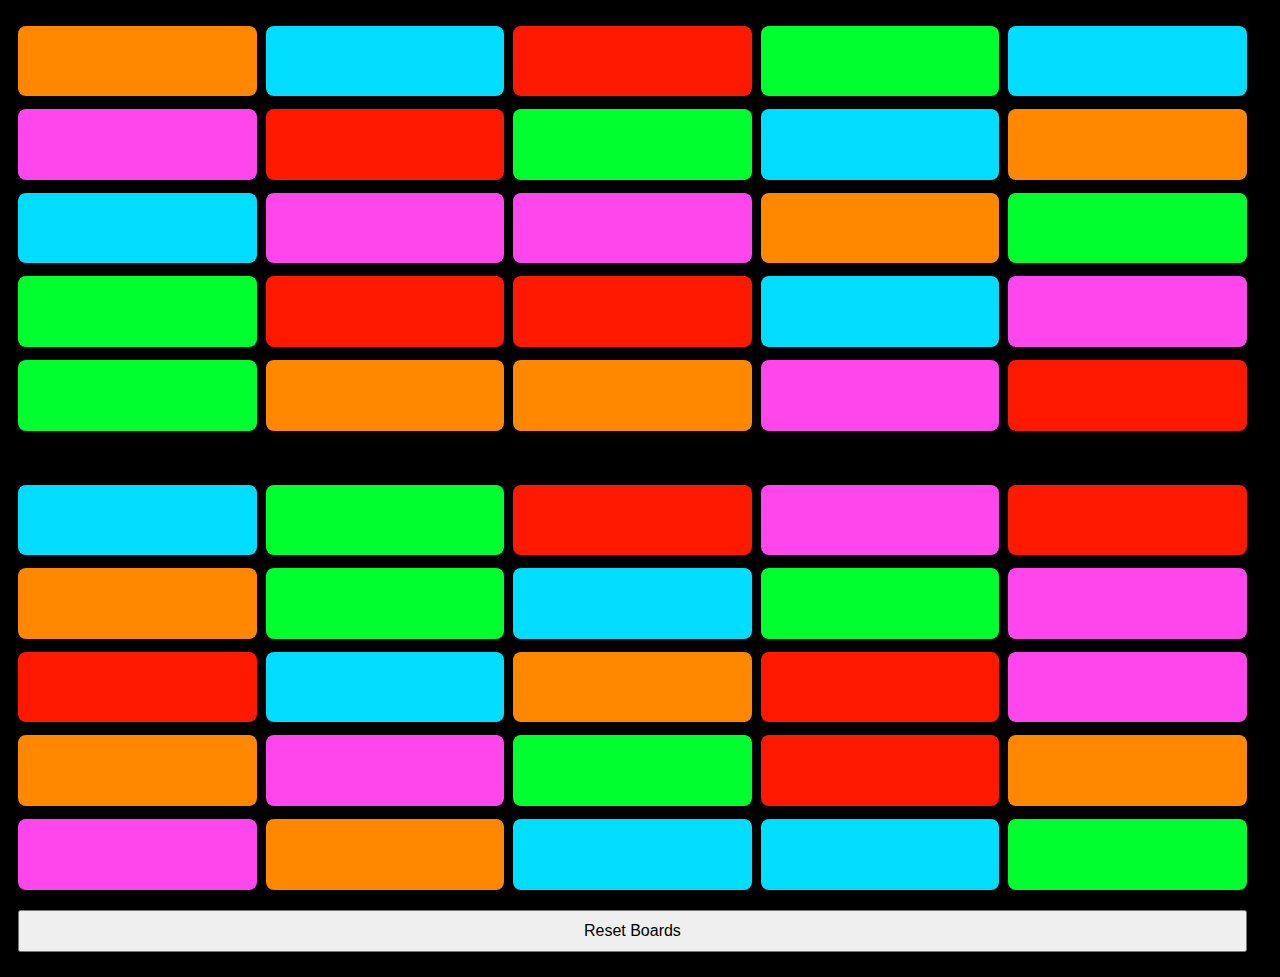
<file: index.html>
<!DOCTYPE html>
<html lang="en">
<head>
    <meta charset="UTF-8" name="viewport" content="width=device-width, initial-scale=1, maximum-scale=1, user-scalable=no">
    <title>Bingo</title>
    <style>
        body {
            touch-action: manipulation;
            margin: 0;
            padding: 2dvw 2dvh;
            font-family: sans-serif;
            background-color: #000;
        }

        .boards-container {
            display: flex;
            flex-direction: column;
            gap: 6dvh;
        }

        .bingo-board {
            display: grid;
            grid-template-columns: repeat(5, 1fr);
            grid-template-rows: repeat(5, 1fr);
            row-gap: 1dvw;
            column-gap: 1dvh;
            width: 96dvw;
            height: 45dvh;
        }

        .bingo-button {
            width: 100%;
            height: 100%;
            font-size: 2rem;
            color: white;
            border: none;
            border-radius: 0.5rem;
            position: relative;
            cursor: pointer;
        }

        .bingo-button.marked::after {
            content: '';
            position: absolute;
            top: 0;
            left: 0;
            width: 100%;
            height: 100%;
            pointer-events: none;
            background: center/60% no-repeat;
            /* background-image: url('/x.svg'); */
            background-image: url('x.svg');
            /* background-image: url('data:image/svg+xml;utf8,<svg xmlns="http://www.w3.org/2000/svg" viewBox="0 0 100 100"><line x1="10" y1="10" x2="90" y2="90" stroke="black" stroke-width="10dvw" stroke-linecap="round"/><line x1="90" y1="10" x2="10" y2="90" stroke="black" stroke-width="10dvw" stroke-linecap="round"/></svg>'); */
        }

        .orange { background-color: #ff8800; }
        .green  { background-color: #00ff2e; }
        .pink   { background-color: #ff46ed; }
        .blue   { background-color: #00ddff; }
        .red    { background-color: #ff1900; }

        .orange.marked { background-color: #ff880088; }
        .green.marked  { background-color: #00ff2e88; }
        .pink.marked   { background-color: #ff46ed88; }
        .blue.marked   { background-color: #00ddff88; }
        .red.marked    { background-color: #ff190088; }

        button:focus {
            outline: none;
        }

        .reset-btn {
            margin-top: 20px;
            padding: 10px 20px;
            width: 96dvw;
            font-size: 1rem;
        }
    </style>
</head>
<body>

    <div class="boards-container" id="boardsContainer">
        <!-- Boards inserted here -->
    </div>

    <button class="reset-btn" onclick="initBoards()">Reset Boards</button>

<script>
    const COLORS = ["orange", "green", "red", "blue", "pink"];
    const boardsContainer = document.getElementById("boardsContainer");

    // Fisher–Yates
    function shuffle(array) {
        for (let i = array.length - 1; i > 0; i--) {
            const j = Math.floor(Math.random() * (i + 1));
            [array[i], array[j]] = [array[j], array[i]];
        }
    }

    // Check all rows, cols, diags have >=4 distinct
    function validateGrid(grid) {
        // rows
        for (let r = 0; r < 5; r++) {
            if (new Set(grid[r]).size < 4) return false;
        }
        // cols
        for (let c = 0; c < 5; c++) {
            const col = grid.map(row => row[c]);
            if (new Set(col).size < 4) return false;
        }
        // main diag
        const mainD = grid.map((row,i) => row[i]);
        if (new Set(mainD).size < 4) return false;
        // anti diag
        const antiD = grid.map((row,i) => row[4 - i]);
        if (new Set(antiD).size < 4) return false;

        return true;
    }

    // Build a 5×5 grid that meets the constraints
    function generateValidGrid() {
        const MAX_TRIES = 50000;
        for (let t = 0; t < MAX_TRIES; t++) {
            // 1) Pool of 5 of each color
            const pool = COLORS.flatMap(c => Array(5).fill(c));
            shuffle(pool);

            // 2) Turn into 5×5
            const grid = [];
            for (let i = 0; i < 5; i++) {
                grid.push(pool.slice(i*5, i*5 + 5));
            }

            // 3) Validate
            if (validateGrid(grid)) {
                return grid;
            }
        }
        throw new Error("Could not generate valid board in " + MAX_TRIES + " attempts");
    }

    // Creates the DOM for one board
    function generateBoard() {
        const board = document.createElement("div");
        board.className = "bingo-board";

        const grid = generateValidGrid();
        for (let row of grid) {
            for (let color of row) {
                const btn = document.createElement("button");
                btn.className = `bingo-button ${color}`;
                btn.title = color;
                btn.addEventListener("click", () => btn.classList.toggle("marked"));
                board.appendChild(btn);
            }
        }
        return board;
    }

    function initBoards() {
        boardsContainer.innerHTML = "";
        boardsContainer.appendChild(generateBoard());
        boardsContainer.appendChild(generateBoard());
    }

    window.onload = initBoards;
</script>

    <!-- <script>
        const COLORS = ["orange", "green", "red", "blue", "pink"];
        const boardsContainer = document.getElementById("boardsContainer");

        function shuffle(array) {
            for (let i = array.length - 1; i > 0; i--) {
                const j = Math.floor(Math.random() * (i + 1));
                [array[i], array[j]] = [array[j], array[i]];
            }
        }

        function generateBoard() {
            const colorList = COLORS.flatMap(color => Array(5).fill(color));
            shuffle(colorList);

            const board = document.createElement("div");
            board.className = "bingo-board";

            for (let i = 0; i < 25; i++) {
                const color = colorList[i];
                const button = document.createElement("button");
                button.className = `bingo-button ${color}`;
                button.title = color;
                button.addEventListener("click", () => {
                    button.classList.toggle("marked");
                });
                board.appendChild(button);
            }

            return board;
        }

        function initBoards() {
            boardsContainer.innerHTML = "";
            boardsContainer.appendChild(generateBoard());
            boardsContainer.appendChild(generateBoard());
        }

        window.onload = initBoards;
    </script> -->

</body>
</html>
</file>
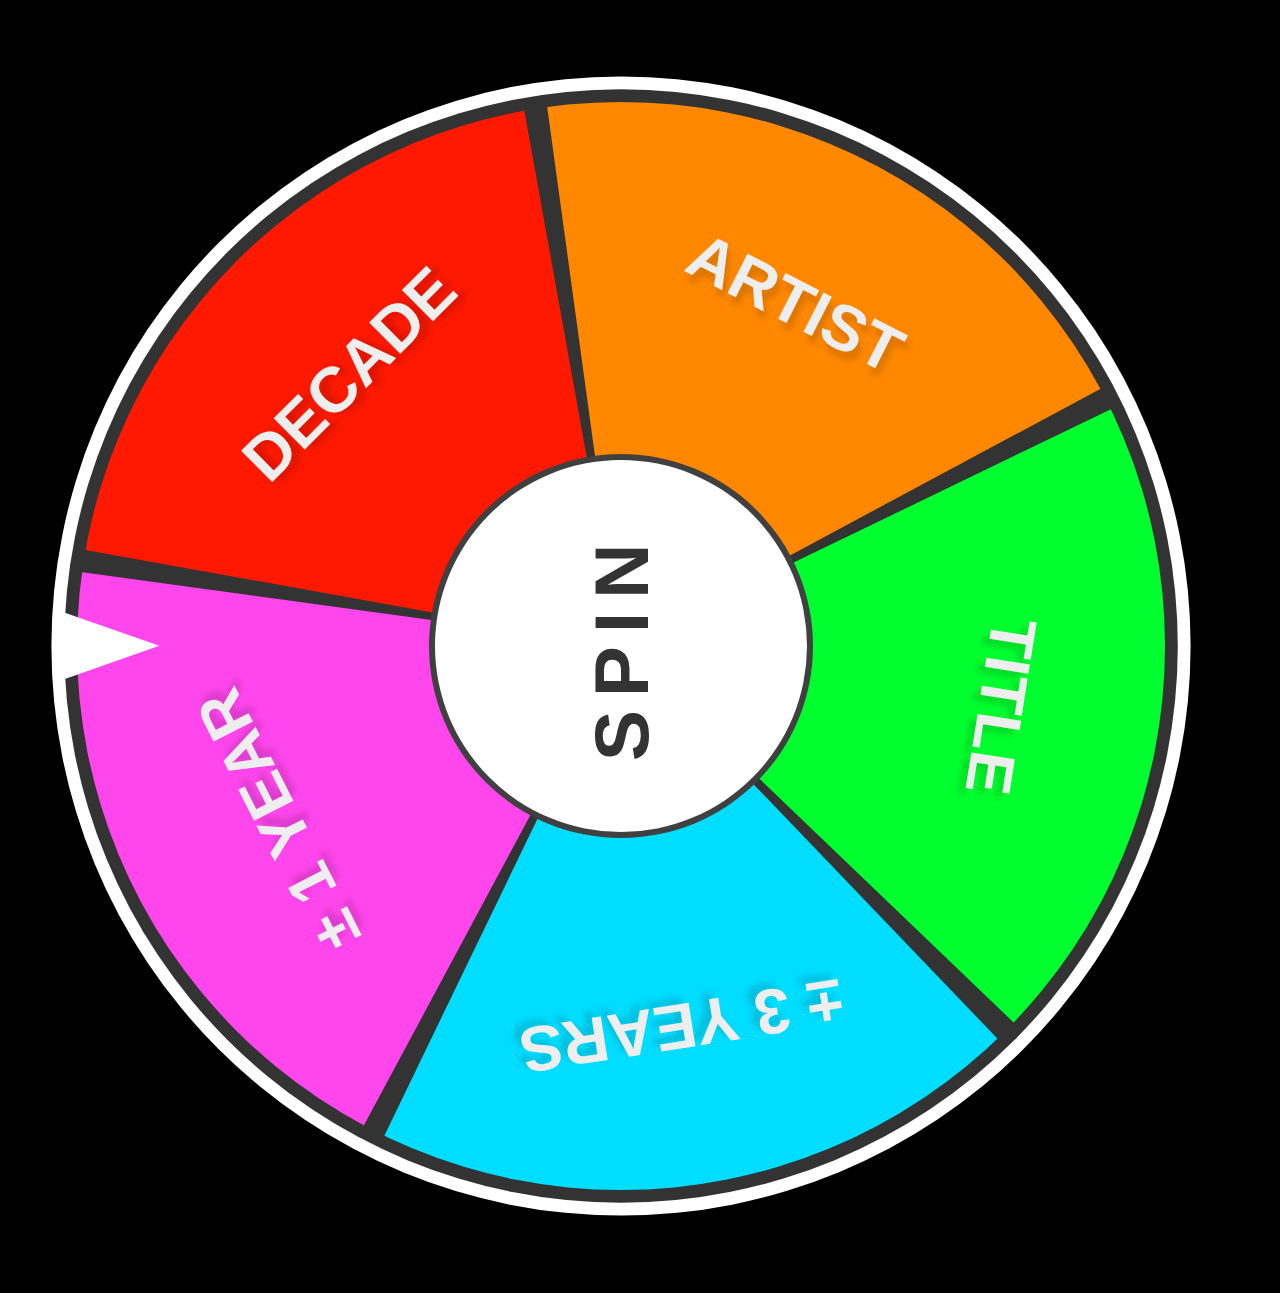
<file: spinwheel.html>
<html lang="en">
<head>
    <meta charset="UTF-8">
    <meta name="viewport" content="width=device-width, initial-scale=1.0">
    <title>Document</title>
    <link rel="stylesheet" type="text/css" href="css/spinner.css">
    <link rel="stylesheet" type="text/css" href="css/styles.css">
</head>
<body>
    <div class="container">
        <div class="spinBtn">spin</div>
        <div class="wheel">
            <div class="number orange" style="--i:1"><span>artist</span></div>
            <div class="number green" style="--i:2"><span>title</span></div>
            <div class="number blue" style="--i:3"><span>± 3 years</span></div>
            <div class="number pink" style="--i:4"><span>± 1 year</span></div>
            <div class="number red" style="--i:5"><span>decade</span></div>
        </div>
    </div>
    <script src="js/spinwheel.js"></script>
</body>
</html>
</file>
<file: css/spinner.css>
* {
    margin: 0;
    padding: 0;
    box-sizing: border-box;
}

body {
    /* display: flex; */
    justify-content: center;
    align-items: center;
    min-height: 100vh;
    background: #333;
} 

.container {
    margin-left: 4vw;
    margin-top: 8vw;
    margin-bottom: 8vw;
    position: relative;
    width: 85vw;
    height: 85vw;
    display: flex;
    justify-content: center;
    align-items: center;
    user-select: none;
    -webkit-tap-highlight-color: transparent; /* removes the hightlighting when you click on mobile */
}

.container .spinBtn {
    position: absolute;
    width: 30vw;
    height: 30vw;
    background: #fff;
    border-radius: 50%;
    z-index: 10;
    display: flex;
    justify-content: center;
    align-items: center;
    text-transform: uppercase;
    font-weight: 600;
    font-size: 6vw;
    color: #333;
    letter-spacing: 1vw;
    transform: rotate(270deg);
    border: 0.5vw solid rgba(0,0,0,0.75);
    cursor: pointer;
}

.container .spinBtn::before {
    content: '';
    position: absolute;
    top: -29.5dvw;
    width: 8vw;
    height: 8vw;
    background: #fff;
    transform: rotate(180deg);
    clip-path: polygon(50% 0%, 15% 100%, 85% 100%);
}

.container .wheel {
    position: absolute;
    top: 0;
    left: 0;
    width: 100%;
    height: 100%;
    background: #333;
    overflow: hidden;
    border-radius: 50%;
    box-shadow: 0 0 0 1vw #333,
                0 0 0 2vw #fff;
    transition: transform 5s ease-in-out;
}

.container .wheel .number {
    position: absolute;
    width: 50%;
    height: 50%;
    transform-origin: bottom right;
    transform: rotate(calc(72deg * var(--i)));
    clip-path: polygon(0 0, 82% 0, 100% 100%, 0 82%);
    display: flex;
    justify-content: center;
    align-items: center;
    cursor: pointer;
}

.container .wheel .number span {
    position: relative;
    transform: rotate(315deg);
    text-transform: uppercase;
    font-size: 5vw;
    font-weight: 600;
    color: #eee;
    text-shadow: 0.5vw 0.5vw 0.5vw rgba(0,0,0,0.15)
}
</file>
<file: css/styles.css>
body {
        touch-action: manipulation; /* disables double click to zoom */
        overscroll-behavior: none; /* disables pull down to update */
        margin: 0;
        padding: 0 2dvw;
        font-family: sans-serif;
        background-color: #000;
    }

    .boards-container {
        display: flex;
        flex-direction: column;
        padding: 2dvw 0;
        gap: 6dvh;
    }
    
    .bingo-board {
        display: grid;
        grid-template-columns: repeat(5, 1fr);
        grid-template-rows: repeat(5, 1fr);
        gap: 1dvw;
        height: 45dvh;
    }
    
    .bingo-button {
        width: 100%;
        height: 100%;
        font-size: 2rem;
        color: white;
        border: none;
        border-radius: 0.5rem;
        position: relative;
        cursor: pointer;
    }
    
    .bingo-button.marked::after {
        content: '';
        position: absolute;
        top: 0;
        left: 0;
        width: 100%;
        height: 100%;
        pointer-events: none;
        background: center/60% no-repeat;
        background-image: url('x.svg');
    }
    
    .orange { background-color: #ff8800; }
    .green  { background-color: #00ff2e; }
    .pink   { background-color: #ff46ed; }
    .blue   { background-color: #00ddff; }
    .red    { background-color: #ff1900; }
    
    .orange.marked { background-color: #ff880088; }
    .green.marked  { background-color: #00ff2e88; }
    .pink.marked   { background-color: #ff46ed88; }
    .blue.marked   { background-color: #00ddff88; }
    .red.marked    { background-color: #ff190088; }
    
    button:focus {
        outline: none;
    }
    
    .reset-btn {
        margin: 5dvh 0;
        padding: 10px 20px;
        width: 96dvw;
        font-size: 1rem;
    }
</file>
